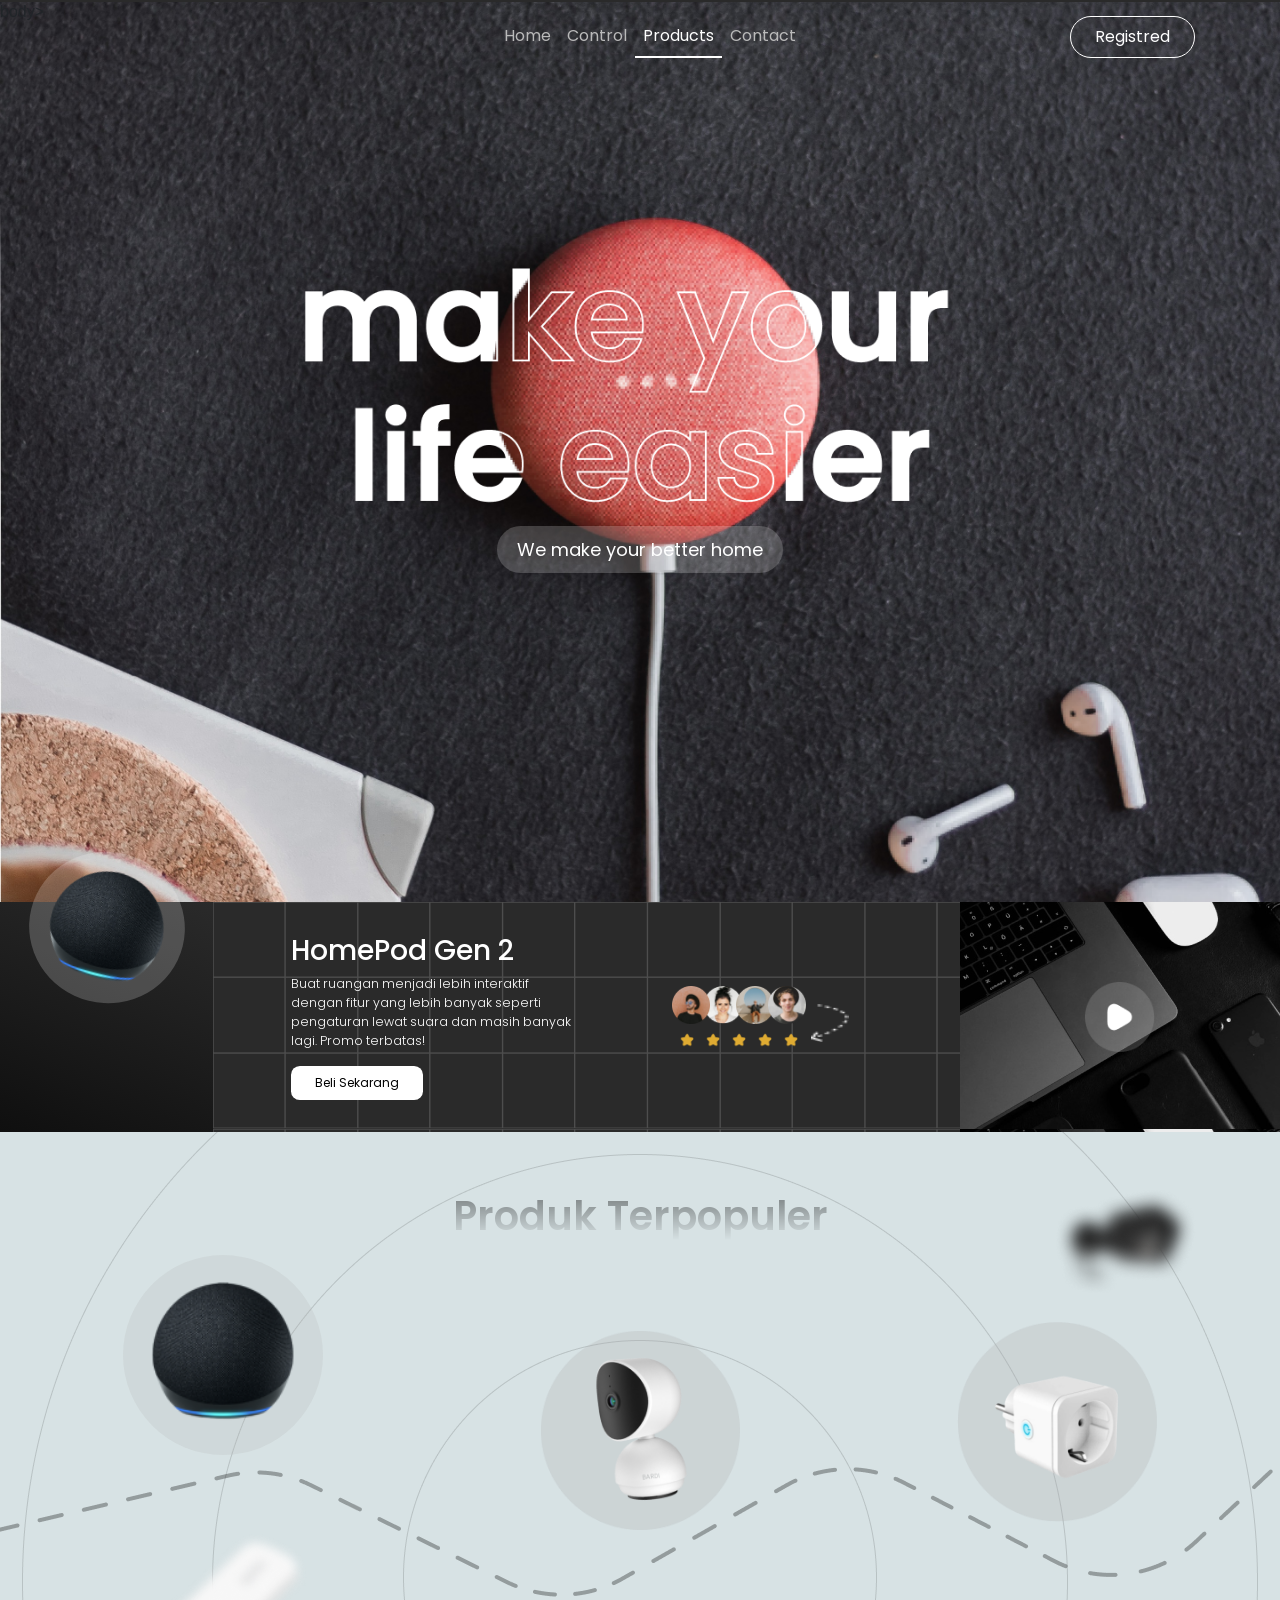
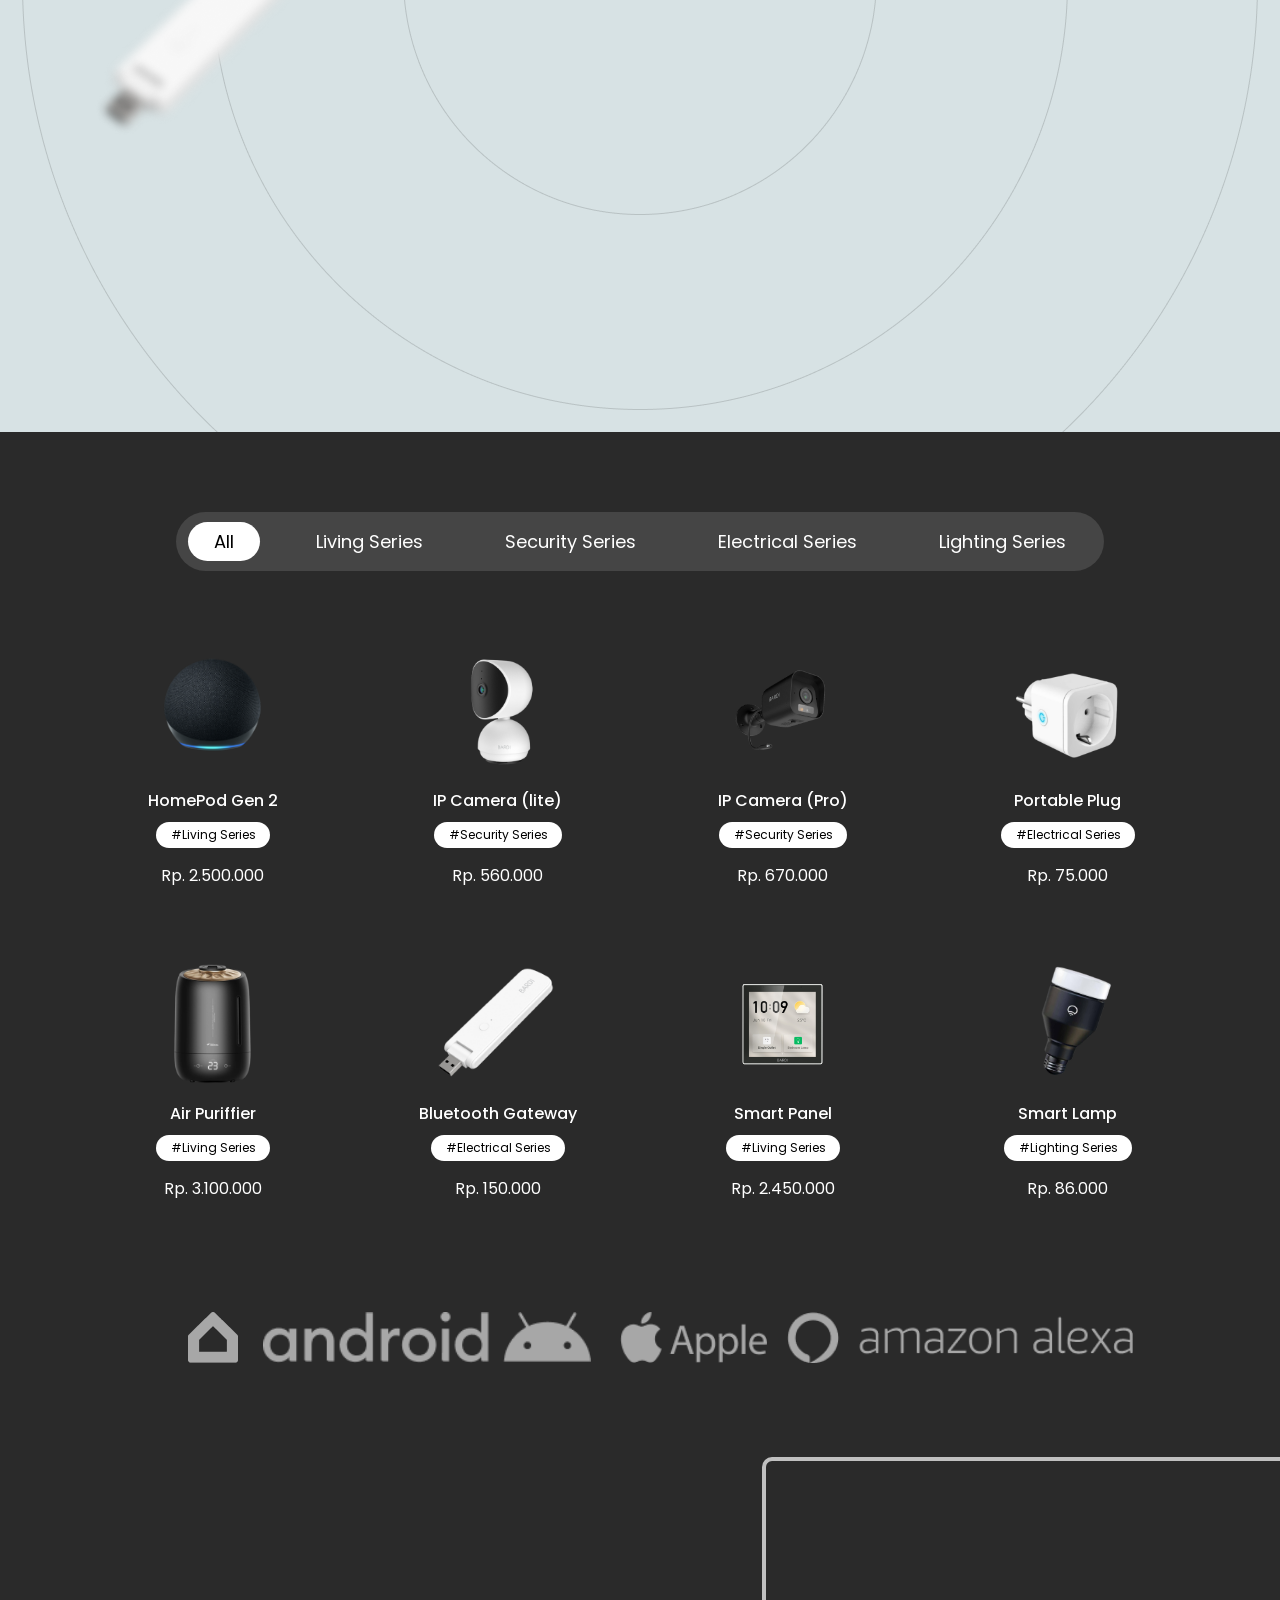
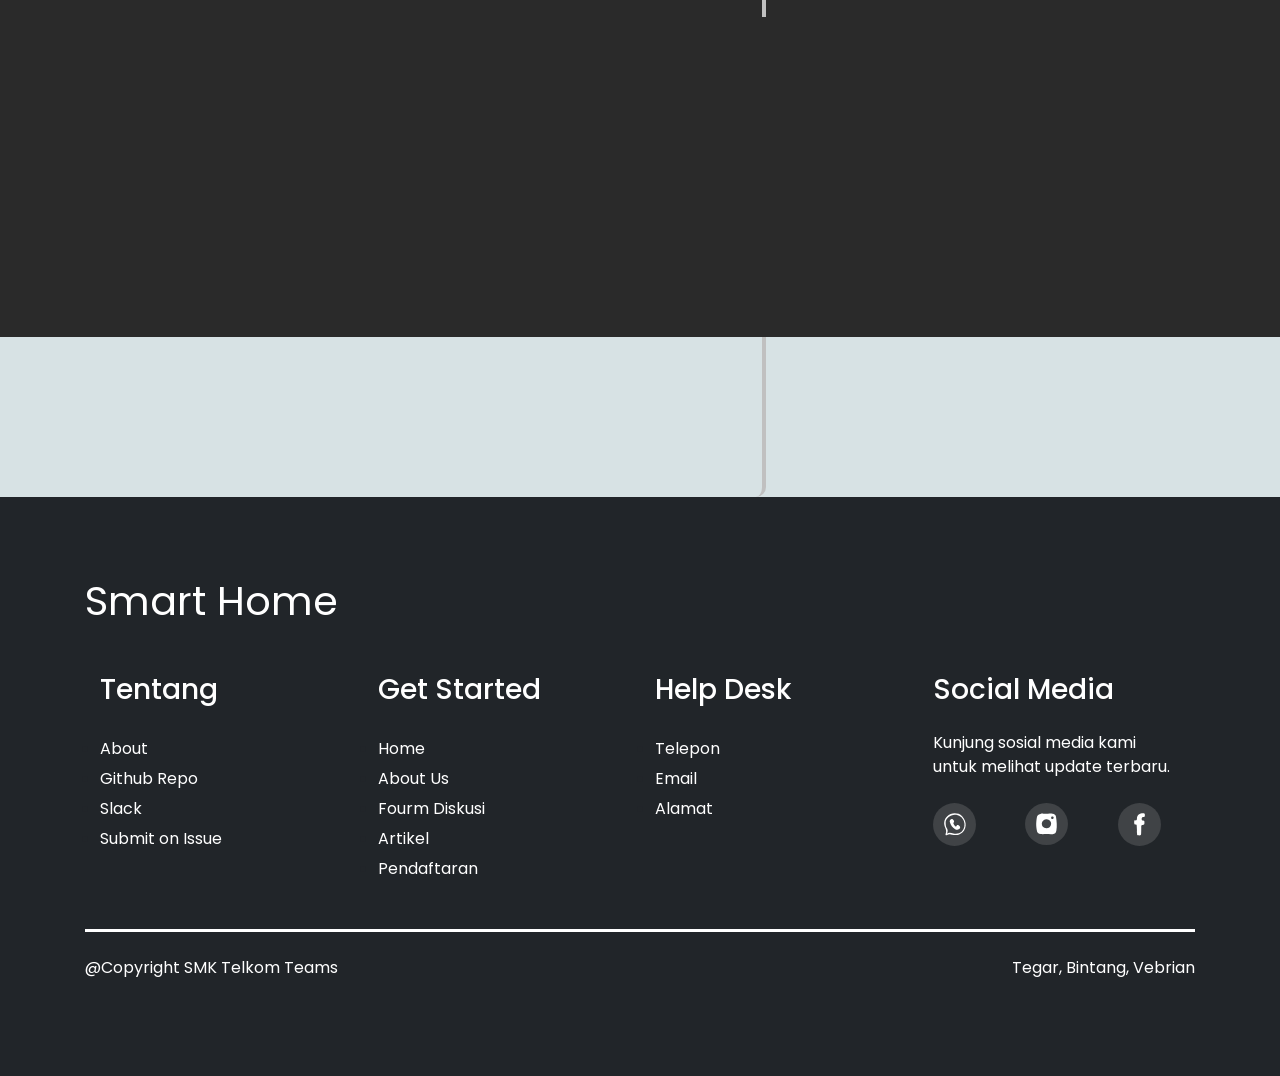
<file: pages/products.html>
<!DOCTYPE html>
<html lang="en">

<head>
    <meta charset="UTF-8" />
    <meta name="viewport" content="width=device-width, initial-scale=1.0" />
    <link rel="stylesheet" href="../components/style/header.css?" />
    <link rel="stylesheet" href="../assets/style/product.css?" />
    <link rel="stylesheet" href="../components/style/footer.css?" />
    <link rel="stylesheet" href="https://cdn.jsdelivr.net/npm/bootstrap@4.6.2/dist/css/bootstrap.min.css" integrity="sha384-xOolHFLEh07PJGoPkLv1IbcEPTNtaed2xpHsD9ESMhqIYd0nLMwNLD69Npy4HI+N" crossorigin="anonymous">
    <link href="https://unpkg.com/aos@2.3.1/dist/aos.css" rel="stylesheet" />
    <title>Products | SmartLife</title>
</head>

body>
    <!-- Header -->
    <nav class="navbar navbar-expand-lg navbar-fixed-top fixed-top py-3" id="navbar">
        <div class="container" id="">
            <a href="." class="navbar-brand" data-aos="fade-down" data-aos-offset="300" data-aos-delay="0" data-aos-easing="ease-in-sine" data-aos-duration="800">Smart Home</a>
            <button class="navbar-toggler" type="button" data-toggle="collapse" data-target="#navbarMobile" aria-controls="navbarNav" aria-expanded="false" aria-label="Toggle navigation">
                <span class="navbar-toggler-icon"></span>
            </button>
            <div class="collapse navbar-collapse" id="navbarMobile">
                <ul class="navbar-nav gap-3 mx-auto" id="gap">
                    <li class="nav-item"><a href="../pages/home.html" class="nav-link" data-aos="fade-down" data-aos-offset="300" data-aos-delay="50" data-aos-easing="ease-in-sine" data-aos-duration="800">Home</a></li>
                    <li class="nav-item"><a href="../pages/control.html" class="nav-link" data-aos="fade-down" data-aos-offset="300" data-aos-delay="100" data-aos-easing="ease-in-sine" data-aos-duration="800">Control</a></li>
                    <li class="nav-item"><a href="../pages/products.html" class="nav-link  nav-active" data-aos="fade-down" data-aos-offset="300" data-aos-delay="150" data-aos-easing="ease-in-sine" data-aos-duration="800">Products</a></li>
                    <li class="nav-item"><a href="../pages/contact.html" class="nav-link nav-contact" data-aos="fade-down" data-aos-offset="300" data-aos-delay="200" data-aos-easing="ease-in-sine" data-aos-duration="800">Contact</a></li>
                </ul>
                <ul class="navbar-nav gap-3">
                    <li class="nav-item" id="register"><a href="#" class="btn rounded-pill fw-medium px-4 py-2 signup shadow-none" id="signup" data-aos="fade-down" data-aos-offset="300" data-aos-delay="250" data-aos-easing="ease-in-sine" data-aos-duration="800">Registred</a></li>
                </ul>
            </div>
        </div>
    </nav>

    <!-- content -->
    <div class="page-content page-product">
        <section class="section1" id="baris-section1">
             <div class="container">
                <h1></h1>
                 <div class="text-section1 ">
                     <p class="">We make your better home</p>
                 </div>
             </div>
        </section>

        <section class="section2" id="baris-section2">
             <div class="container-fluid">
                 <div class="row">
                     <div class="background-kiri col-md-2 d-flex justify-content-center">
                         <div class="img-lampu">
                             <img src="../assets/images/image 1_thumbnail 1.png" alt="">
                         </div>
                     </div>

                     <div class="background-tengah col-md-7 ">
                         <div class="row column-tengah">
                             <div class="col-md-5 text-left">
                                 <h1 class="">HomePod Gen 2</h1>
                                 <p>Buat ruangan menjadi lebih interaktif dengan fitur
                                     yang lebih banyak seperti pengaturan lewat suara
                                     dan masih banyak lagi. Promo terbatas!</p>
                                 <a href="#" class="btn btn-primary px-md-4 pt-md-2 pb-md-2">Beli Sekarang</a>
                             </div>
                             <div class="col-md-5 profile-kanan">
                                 <div class="profile-picture">
                                     <div class="img d-flex justify-content-center">
                                         <img src="../assets/images/product-pic-man.png" alt="">
                                         <img src="../assets/images/img-slide (2).png" alt="">
                                         <img src="../assets/images/product-pic-man2.png" alt="">
                                         <img src="../assets/images/img-slide (3).png" alt="">
                                     </div>
                                     <div class="tanda-panah">
                                         <img src="../assets/images/product-tandapanah.png" alt="">
                                     </div>
                                     <div class="bintang d-flex justify-content-center mt-md-2">
                                         <img src="../assets/images/product-bintang.png" alt="">
                                         <img src="../assets/images/product-bintang.png" alt="">
                                         <img src="../assets/images/product-bintang.png" alt="">
                                         <img src="../assets/images/product-bintang.png" alt="">
                                         <img src="../assets/images/product-bintang.png" alt="">
                                     </div>
                                 </div>
                             </div>
                         </div>

                     </div>
                     <div class="background-kanan col-md-3">
                         <img src="../assets/images/product-tombol-play.png" alt="">
                     </div>
                 </div>
             </div>
        </section>

        <section class="section3" id="baris-section3">
             <div class="container-fluid">
                 <h1 class="text-center">Produk Terpopuler</h1>
                 <div class="img-tengah">
                     <img src="../assets/images/image 1_thumbnail 1.png" alt="" srcset="">
                     <img src="../assets/images/product-items-1.png" alt="" srcset="">
                     <img src="../assets/images/product-items-2.png" alt="" srcset="">
                 </div>
                 <div class="img-blur">
                     <img src="../assets/images/product-perspective.png" alt="">
                     <img src="../assets/images/product-bluetooth.png" alt="">
                 </div>
             </div>
        </section>

        <section class="section4" id="baris-section4">
             <div class="container">
                 <div class="button-control-items">
                     <div class="nav-category">
                         <button class="nav-sec4 nav-active all-filter">All</button>
                         <button class="nav-sec4 living-filter">Living Series</button>
                         <button class="nav-sec4 security-filter">Security Series</button>
                         <button class="nav-sec4 electrical-filter">Electrical Series</button>
                         <button class="nav-sec4 lighting-filter">Lighting Series</button>
                     </div>
                 </div>
                 <div class="content-button">
                     <div class="row">
                         <div class="items col-md-3 living-item">
                             <div class="card">
                                 <div class="img-box">
                                     <img src="../assets/images/image 1_thumbnail 1.png" class="img-fluid" alt="...">
                                 </div>
                                 <div class="card-body">
                                     <h3 class="card-title">HomePod Gen 2</h3>
                                     <p class="card-text">#Living Series</p>
                                     <p class="card-harga">Rp. 2.500.000</p>
                                 </div>
                             </div>
                         </div>
                         <div class="items col-md-3 security-item">
                             <div class="card">
                                 <div class="img-box">
                                     <img src="../assets/images/proitems/Indoor-PTZ-Lite-Version 1.png" class="img-fluid" alt="...">
                                 </div>
                                 <div class="card-body">
                                     <h3 class="card-title">IP Camera (lite)</h3>
                                     <p class="card-text">#Security Series</p>
                                     <p class="card-harga">Rp. 560.000</p>
                                 </div>
                             </div>
                         </div>
                         <div class="items col-md-3 security-item ">
                             <div class="card">
                                 <div class="img-box">
                                     <img src="../assets/images/proitems/Perspective-1-BARDI 1.png" class="img-fluid" alt="...">
                                 </div>
                                 <div class="card-body">
                                     <h3 class="card-title">IP Camera (Pro)</h3>
                                     <p class="card-text">#Security Series</p>
                                     <p class="card-harga">Rp. 670.000</p>
                                 </div>
                             </div>
                         </div>
                         <div class="items col-md-3 electrical-item ">
                             <div class="card">
                                 <div class="img-box">
                                     <img src="../assets/images/proitems/Smart-Plug-BLE-Wi-Fi-Version 1.png" class="img-fluid" alt="...">
                                 </div>
                                 <div class="card-body">
                                     <h3 class="card-title">Portable Plug</h3>
                                     <p class="card-text">#Electrical Series</p>
                                     <p class="card-harga">Rp. 75.000</p>
                                 </div>
                             </div>
                         </div>
                         <div class="items col-md-3 living-item">
                             <div class="card">
                                 <div class="img-box">
                                     <img src="../assets/images/proitems/image 8.png" class="puriffer" alt="...">
                                 </div>
                                 <div class="card-body">
                                     <h3 class="card-title">Air Puriffier</h3>
                                     <p class="card-text">#Living Series</p>
                                     <p class="card-harga">Rp. 3.100.000</p>
                                 </div>
                             </div>
                         </div>
                         <div class="items col-md-3 electrical-item">
                             <div class="card">
                                 <div class="img-box">
                                     <img src="../assets/images/proitems/Bluetooth-Gateway-2 1.png" class="img-fluid" alt="...">
                                 </div>
                                 <div class="card-body">
                                     <h3 class="card-title">Bluetooth Gateway</h3>
                                     <p class="card-text">#Electrical Series</p>
                                     <p class="card-harga">Rp. 150.000</p>
                                 </div>
                             </div>
                         </div>
                         <div class="items col-md-3 living-item">
                             <div class="card">
                                 <div class="img-box">

                                     <img src="../assets/images/proitems/Control-Panel-4-inch 1.png" class="img-fluid" alt="...">
                                 </div>
                                 <div class="card-body">
                                     <h3 class="card-title">Smart Panel</h3>
                                     <p class="card-text">#Living Series</p>
                                     <p class="card-harga">Rp. 2.450.000</p>
                                 </div>
                             </div>
                         </div>
                         <div class="items col-md-3 lighting-item">
                             <div class="card">
                                 <div class="img-box">

                                     <img src="../assets/images/proitems/image 9.png" class="lampp" alt="...">
                                 </div>
                                 <div class="card-body">
                                     <h3 class="card-title">Smart Lamp</h3>
                                     <p class="card-text">#Lighting Series</p>
                                     <p class="card-harga">Rp. 86.000</p>
                                 </div>
                             </div>
                         </div>
                     </div>
                 </div>
             </div>
        </section>

        <section class="section5 brand">
             <div class="container-fluid">
                 <div class="row justify-content-center">
                     <div class="col-lg-1 d-flex justify-content-center">
                         <img src="../assets/images/sponsor (3).png" alt="">
                     </div>
                     <div class="col-lg-3 d-flex justify-content-center">
                         <img src="../assets/images/sponsor (4).png" alt="">
                     </div>
                     <div class="col-lg-2 d-flex justify-content-center">
                         <img src="../assets/images/sponsor (1).png" alt="">
                     </div>
                     <div class="col-lg-3 d-flex justify-content-center">
                         <img src="../assets/images/sponsor (2).png" alt="">
                     </div>
                 </div>
             </div>
        </section>

        <section class="section6">
             <div class="container-fluid p-0">
                 <div class="content-sec6 overflow-hidden">
                     <div class="row">
                         <div class="col-lg-7 p-0">
                             <div class="row">
                                 <div class="column-kiri d-flex justify-content-center align-items-center" data-aos="fade-zoom-in" data-aos-duration="600">
                                     <div class="search ">
                                         <div class="input-group">
                                             <input type="search" class="form-control" id="search" data-aos="fade-up" data-aos-duration="1000">
                                             <!-- <button class="btn " type="button" id="button-addon2"><span><img src="../assets/images/pesawat-kertas.png" alt="pesawat" class="img-fluid"></span></button> -->
                                         </div>
                                     </div>
                                 </div>
                                 <div class="col-lg-12 border-silver-bawah"></div>
                             </div>
                         </div>
                         <div class="col-lg-5">
                             <div class="row">
                                 <div class="col-lg-12 border-silver-atas"></div>
                                 <div class="col-lg-12 column-kanan d-flex justify-content-center" data-aos="fade-zoom-in" data-aos-duration="600">
                                     <div class="row ml-5">
                                         <div class="col-lg-12 mt-5" data-aos="fade-left" data-aos-duration="1000">
                                             <p class="title">Tulis pertanyaan, costumer <br>
                                                 service kami siap menjawab <br>
                                                 keraguan anda <br>
                                             </p>
                                         </div>
                                         <div class="col-lg-12" data-aos="fade-left" data-aos-duration="1000">
                                             <p class="text-secondary">
                                                 << Tekan untuk mengirim pesan </p>
                                         </div>
                                     </div>
                                 </div>
                                 <div class="col-lg-12 bg-bawah"></div>
                             </div>
                             <div class="pesawat" data-aos="fade-zoom-in" data-aos-duration="1000">
                                 <img src="../assets/images/pesawat-kertas.png" alt="pesawat" class="img-fluid">
                             </div>
                         </div>
                     </div>
                 </div>
             </div>
        </section>

        <!-- Footer -->
        <section class="footer" id="footer">
            <div class="container">
              <div class="content">
                <div class="title-footer">
                  <h1>Smart Home</h1>
                </div>
                <div class="list-content mt-5">
                  <div class="row p-0 m-0 pb-5 content-row">
                    <div class="col-lg-3 tentang">
                      <div class="title-list-content">
                        <h1>Tentang</h1>
                      </div>
                      <div class="content-footer">
                        <ul class="m-0 p-0 mt-4">
                          <li><a href="#">About</a></li>
                          <li><a href="#">Github Repo</a></li>
                          <li><a href="#">Slack</a></li>
                          <li><a href="#">Submit on Issue</a></li>
                        </ul>
                      </div>
                    </div>
                    <div class="col-lg-3 getting">
                      <div class="title-list-content">
                        <h1>Get Started</h1>
                      </div>
                      <div class="content-footer">
                        <ul class="m-0 p-0 mt-4">
                          <li><a href="#">Home</a></li>
                          <li><a href="#">About Us</a></li>
                          <li><a href="#">Fourm Diskusi</a></li>
                          <li><a href="#">Artikel</a></li>
                          <li><a href="#">Pendaftaran</a></li>
                        </ul>
                      </div>
                    </div>
                    <div class="col-lg-3 help">
                      <div class="title-list-content">
                        <h1>Help Desk</h1>
                      </div>
                      <div class="content-footer">
                        <ul class="m-0 p-0 mt-4">
                          <li><a href="#">Telepon</a></li>
                          <li><a href="#">Email</a></li>
                          <li><a href="#">Alamat</a></li>
                        </ul>
                      </div>
                    </div>
                    <div class="col-lg-3 sosmed">
                      <div class="title-list-content">
                        <h1>Social Media</h1>
                      </div>
                      <div class="content-footer">
                        <p class="subtitle-sosmed text-white m-0 p-0 mt-4"> Kunjung sosial media kami untuk melihat update terbaru. </p>
                        <div class="icon-sosmed m-0 p-0 mt-4">
                          <div class="row">
                            <div class="col-lg-4 col-3">
                              <img src="../assets/images/Whatsapp.svg" alt="" class="img-fluid" />
                            </div>
                            <div class="col-lg-4 col-3">
                              <img src="../assets/images/Instagram.svg" alt="" class="img-fluid" />
                            </div>
                            <div class="col-lg-4 col-3">
                              <img src="../assets/images/Facebook.svg" alt="" class="img-fluid" />
                            </div>
                          </div>
                        </div>
                      </div>
                    </div>
                  </div>
                  <div class="copyright-website p-0 m-0 mt-4">
                    <div class="row">
                      <div class="col-6 d-flex justify-content-start">
                        <p class="pemilik text-white">@Copyright SMK Telkom Teams</p>
                      </div>
                      <div class="col-6 d-flex justify-content-end">
                        <p class="author text-white">Tegar, Bintang, Vebrian</p>
                      </div>
                    </div>
                  </div>
                </div>
              </div>
            </div>
        </section>
    </div>

             <script src="https://unpkg.com/aos@2.3.1/dist/aos.js"></script>
             <script src="https://cdn.jsdelivr.net/npm/jquery@3.5.1/dist/jquery.slim.min.js" integrity="sha384-DfXdz2htPH0lsSSs5nCTpuj/zy4C+OGpamoFVy38MVBnE+IbbVYUew+OrCXaRkfj" crossorigin="anonymous">
             </script>
             <script src="https://cdn.jsdelivr.net/npm/bootstrap@4.6.2/dist/js/bootstrap.bundle.min.js" integrity="sha384-Fy6S3B9q64WdZWQUiU+q4/2Lc9npb8tCaSX9FK7E8HnRr0Jz8D6OP9dO5Vg3Q9ct" crossorigin="anonymous">
             </script>
             <script src="../components/javascript/header.js"></script>
             <script src="../assets/script/product.js?v=<?php echo time(); ?>"></script>
             <script>
                 AOS.init();
             </script>
 </body>

 </html>
</file>
<file: components/style/header.css>
@import url("https://fonts.googleapis.com/css2?family=Poppins:wght@200;300;400;500;600;700;800&display=swap");

* {
  padding: 0;
  margin: 0;
  box-sizing: border-box;
  font-family: "Poppins", sans-serif;
}

html {
  scroll-behavior: smooth;
}

html::-ms-overflow-style {
  scroll-behavior: smooth;
  scrollbar-width: none; /* Firefox */
}

html::-webkit-scrollbar {
  display: none;
}

:root {
  /* color font */
  --color-white: #ffffff;
  --color-white2: #bababa;
  --color-white3: #cdcdcd;
  --color-white4: #adadad38;
  --color-black: #000000;

  /* background */
  --bg-white: #d7e2e4;
  --bg-grey: #cfd7d9;
  --bg-dark: #1e1e1e;
  --bg-dark2: #3e3e3e;
  --bg-dark3: #5c605a;
  --bg-dark4: #dedede;
  --bg-input: #dcdde1;

  --bg-navbar: #f0f0f0;

  /* font size */
  --px-10: 10px;
  --px-12: 12px;
  --px-14: 14px;
  --px-16: 16px;
  --px-18: 18px;
  --px-20: 20px;
  --px-22: 22px;
  --px-24: 24px;
  --px-28: 28px;
  --px-30: 30px;
  --px-36: 36px;
  --px-46: 46px;

  /* font weight */
  --weight-300: 200;
  --weight-300: 300;
  --weight-400: 400;
  --weight-500: 500;
  --weight-600: 600;
}

/* Navbar */

.navbar {
  background-color: transparent;
}

.navbar .container .navbar-brand {
  opacity: 0 !important;
}

.navbar .container a {
  color: var(--color-white2);
}

.navbar .container .navbar-brand {
  opacity: 0%;
}

.navbar .container .collapse .navbar-nav .nav-active {
  font-weight: 400;
  border-bottom: 2px solid var(--color-white);
  color: var(--color-white);
}

.navbar .container .collapse .navbar-nav .nav-item a:hover {
  color: var(--color-white);
}

.navbar .container .collapse .navbar-nav .nav-item .signup {
  color: var(--color-white);
  background-color: transparent;
  border-color: var(--color-white);
}

.navbar .container .collapse .navbar-nav .nav-item .signup:hover {
  color: var(--color-black);
  background-color: var(--color-white);
  border-color: var(--color-white);
}

.sticky {
  background-color: rgba(255, 255, 255, 0.2);
  backdrop-filter: blur(8px);
}

.sticky .container a,
.sticky .container .navbar-brand {
  color: var(--color-black);
  opacity: 1 !important;
}

.sticky .container .navbar-brand {
  opacity: 100%;
  height: 50px;
  color: var(--color-black);
}

.sticky .container .collapse .navbar-nav .nav-home {
  font-weight: 400;
  border-bottom: 2px solid var(--color-black);
  color: var(--color-black);
}

.sticky .container .collapse .navbar-nav .nav-item .signup {
  color: var(--color-black);
  background-color: transparent;
  border-color: var(--color-black);
}

.sticky .container .collapse .navbar-nav .nav-item .signup:hover {
  color: var(--color-white);
  background-color: var(--color-black);
  border-color: var(--color-black);
}

@media only screen and (max-width: 992px) {
  .navbar {
    background-color: var(--bg-navbar);
  }

  .navbar .container .navbar-brand {
    opacity: 100% !important;
    color: var(--color-black);
  }

  .navbar .container .collapse .navbar-nav .nav-home {
    font-weight: 400;
    border-bottom: 2px solid var(--color-black);
    color: var(--color-black);
    width: max-content;
  }

  #navbarMobile {
    background-color: #f0f0f0;
    margin-top: 28px;
  }

  .navbar .container .collapse .navbar-nav .nav-item a {
    color: #000000a3 !important;
  }

  .navbar .container .collapse .navbar-nav .nav-item a:hover {
    color: black !important;
  }

  #register {
    display: flex;
    justify-content: end;
    padding-bottom: 10px !important;
  }

  .navbar .container .collapse .navbar-nav .nav-item .signup {
    color: var(--color-black);
    background-color: transparent;
    border-color: var(--color-black);
    transition: 0.5s ease-in-out;
  }

  .navbar .container .collapse .navbar-nav .nav-item .signup:hover {
    color: var(--bg-white) !important;
    background-color: var(--color-black);
    border-color: var(--color-black);
  }

  #gap {
    gap: 2px !important;
  }
}
</file>
<file: assets/style/product.css>
@import url("https://fonts.googleapis.com/css2?family=Poppins:wght@200;300;400;500;600;700;800&display=swap");

* {
  padding: 0;
  margin: 0;
  box-sizing: border-box;
  font-family: "Poppins", sans-serif;
}

body {
  background-color: #2a2a2a !important;
}

.navbar .container .collapse .navbar-nav .nav-active {
  font-weight: 400;
  border-bottom: 2px solid var(--color-white);
  color: var(--color-white);
}

@media screen and (min-width: 1200px) {
  /* section1 */
  .page-product .section1 {
    background-image: url(../images/product-backgorund-section1.png);
    background-repeat: no-repeat;
    background-position: center;
    background-size: cover;
    height: 100vh;
    margin-top: -22px;
    display: flex;
    justify-content: center;
    align-items: center;
  }

  .page-product .section1 .container {
    display: flex;
    justify-content: center;
  }

  .page-product .section1 .container .text-section1 {
    width: max-content;
    height: max-content;
    background-color: rgba(255, 255, 255, 0.2);
    padding: 10px 20px 10px 20px;
    border-radius: 34px;
    margin-top: 194px;
  }

  .page-product .section1 .container .text-section1 p {
    color: white;
    font-size: 18px;
    font-weight: normal;
    margin: 0px !important;
  }

  /* section2 */
  .page-product .section2 .container-fluid .row .background-kiri {
    height: 230px;
    background: linear-gradient(23deg, #0f0f0f, #2a2a2a);
  }

  .page-product .section2 .container-fluid .row .background-kiri .img-lampu {
    background-color: rgba(255, 255, 255, 0.2);
    width: max-content;
    height: max-content;
    border-radius: 100%;
    padding: 10px 10px 0px 10px;
    transform: rotate(14deg);
    position: absolute;
    top: -50px;
  }

  .page-product .section2 .container-fluid .row .background-tengah {
    background-image: url(../images/product-bg-multi-persegi.png);
    background-color: #2a2a2a;
  }

  .page-product .section2 .container-fluid .row .background-tengah .column-tengah {
    display: flex;
    justify-content: center;
    align-items: center;
    height: 100%;
  }

  .page-product .section2 .container-fluid .row .background-tengah .text-left h1 {
    font-size: 28px;
    color: white;
    font-weight: medium;
  }

  .page-product .section2 .container-fluid .row .background-tengah .text-left p {
    font-size: 12.5px;
    color: white;
    font-weight: 300;
  }

  .page-product .section2 .container-fluid .row .background-tengah .text-left .btn-primary {
    background-color: white;
    border: none;
    color: black;
    border-radius: 8.85px;
    font-weight: medium;
    font-size: 12px;
  }

  .page-product .section2 .container-fluid .row .background-tengah .profile-kanan .profile-picture img {
    width: 38px;
    height: 38px;
    margin-left: -6px;
  }

  .page-product .section2 .container-fluid .row .background-tengah .profile-kanan .profile-picture img:nth-child(1) {
    z-index: 1;
  }

  .page-product .section2 .container-fluid .row .background-tengah .profile-kanan .profile-picture .tanda-panah {
    position: absolute;
    left: 18vw;
    top: 18px;
  }

  .page-product .section2 .container-fluid .row .background-tengah .profile-kanan .profile-picture .bintang {
    gap: 16px;
  }

  .page-product .section2 .container-fluid .row .background-tengah .profile-kanan .profile-picture .bintang img {
    width: 16px;
    height: 16px;
  }
  .page-product .section2 .container-fluid .row .background-kanan {
    background-image: url(../images/product-bg-kanan-section2.png);
    display: flex;
    justify-content: center;
    align-items: center;
  }

  .page-product .section2 .container-fluid .row .background-kanan img {
    width: 70px;
    height: 70px;
  }

  /* section3 */
  .section3 {
    height: 100vh;
    background-color: #d7e2e4;
    background-image: url(../images/product-elipse-bg.png);
    background-repeat: no-repeat;
    background-position: center;
    overflow: hidden;
  }

  .section3 .container-fluid {
    height: 100vh;
  }

  .section3 .container-fluid h1 {
    font-weight: 600;
    background: -webkit-linear-gradient(rgba(0, 0, 0, 100%), rgba(255, 255, 255, 0%));
    -webkit-background-clip: text;
    -webkit-text-fill-color: transparent;
    padding-top: 60px;
    font-size: 40px;
  }

  .section3 .container-fluid .img-tengah {
    display: flex;
    justify-content: space-around;
    margin-top: 90px;
  }

  .section3 .container-fluid .img-tengah img {
    width: 200px;
    height: 200px;
  }

  .section3 .container-fluid .img-tengah img:nth-child(1) {
    background-color: rgba(173, 173, 173, 0.2);
    border-radius: 100%;
    padding: 16px 16px 6px 16px;
    margin-top: -75px;
  }

  .section3 .container-fluid .img-tengah img:nth-child(3) {
    margin-top: -8px;
  }

  .section3 .container-fluid .img-blur img:nth-child(1) {
    position: relative;
    top: -400px;
    left: 1010px;
  }

  .section3 .container-fluid .img-blur img:nth-child(2) {
    position: relative;
    top: -6px;
    left: -134px;
  }

  /* section4 */
  .section4 {
    height: max-content;
    padding-bottom: 50px;
  }

  .section4 .container .button-control-items {
    padding-top: 80px;
    display: flex;
    justify-content: center;
    align-items: center;
  }

  .section4 .container .button-control-items .nav-category {
    width: max-content;
    height: max-content;
    display: flex;
    justify-content: center;
    align-items: center;
    gap: 30px;
    background-color: rgba(173, 173, 173, 0.2);
    padding: 10px 12px 10px 12px;
    border-radius: 82px;
  }

  .section4 .container .button-control-items .nav-category button {
    font-size: 18px;
    font-weight: normal;
    color: white;
    text-decoration: none;
    padding: 6px 26px 6px 26px;
    border-radius: 54px;
    background: none;
    outline: none;
    border: none;
  }

  .section4 .container .button-control-items .nav-category .nav-active {
    font-size: 18px;
    font-weight: normal;
    color: black;
    text-decoration: none;
    background-color: white;
    padding: 6px 26px 6px 26px;
    border-radius: 54px;
    transition: 0.5s ease-in-out;
  }

  .section4 .container .content-button {
    margin-top: 80px;
  }

  .section4 .container .content-button .row {
    row-gap: 40px;
  }

  .section4 .container .content-button .row .items {
    height: max-content;
    display: flex;
    justify-content: center;
    align-items: center;
  }

  .section4 .container .content-button .row .items .card {
    width: 100%;
    background: none;
    border: none;
  }

  .section4 .container .content-button .row .items .card .img-box {
    width: 50%;
    height: 120px;
    overflow: hidden;
    display: flex;
    justify-content: center;
    margin-left: auto;
    margin-right: auto;
  }

  .section4 .container .content-button .row .items .card .card-body h3 {
    font-size: 16px;
    color: white;
    text-align: center;
  }

  .section4 .container .content-button .row .items .card .card-body p:first-of-type {
    font-size: 12px;
    color: black;
    background-color: white;
    padding: 4px 14px 4px 15px;
    border-radius: 22px;
    width: max-content;
    margin-right: auto;
    margin-left: auto;
  }

  .section4 .container .content-button .row .items .card .card-body p:last-of-type {
    font-size: 16px;
    color: white;
    text-align: center;
  }

  .section5 {
    height: 200px;
    margin: 0px;
    display: flex;
    justify-content: center;
    align-items: center;
    padding-bottom: 100px;
  }

  .section6 {
    height: max-content;
  }

  .section6 .container-fluid .content-sec6 {
    margin-top: -30px;
  }

  .section6 .container-fluid .title-sec6 {
    margin-left: 90px;
  }

  /* Bagian Kiri */

  .section6 .container-fluid .content-sec6 .col-lg-7 .row .column-kiri {
    width: 100%;
    height: 320px;
    background-image: url(../images/img-sofa.png);
    margin-top: 160px;
  }

  .section6 .container-fluid .content-sec6 .col-lg-7 .row .border-silver-bawah {
    width: 100%;
    height: 160px;
    border-right: 4px solid silver;
    border-bottom-right-radius: 10px;
    margin-left: 2px;
    background-color: #d7e2e4;
  }

  .section6 .container-fluid .content-sec6 .col-lg-7 .row .column-kiri .search {
    width: 80%;
  }

  .section6 .container-fluid .content-sec6 .col-lg-7 .row .column-kiri .search .input-group input {
    border: none;
    background-color: #dcdde1;
    border-radius: 50px;
  }

  .section6 .container-fluid .content-sec6 .col-lg-7 .row .column-kiri .search .input-group .form-control:focus {
    outline: none !important;
    box-shadow: none !important;
  }

  .section6 .container-fluid .content-sec6 .col-lg-7 .row .column-kiri .search .input-group .form-control::placeholder {
    color: #737373;
  }

  /* Bagian Kanan */

  .section6 .container-fluid .content-sec6 .col-lg-5 .row .border-silver-atas {
    width: 100%;
    height: 160px;
    border-left: 4px solid silver;
    border-top: 4px solid silver;
    border-top-left-radius: 10px;
    margin-left: 13px;
    padding: 0px;
  }
  .section6 .container-fluid .content-sec6 .col-lg-5 .row .bg-bawah {
    width: 100%;
    height: 160px;
    background-color: #d7e2e4;
    z-index: -1;
  }

  .section6 .container-fluid .content-sec6 .col-lg-5 .row .column-kanan {
    max-width: 100%;
    height: 320px;
    background-color: #1e1e1e;
    padding: 0px;
    margin-left: 15px;
  }

  .section6 .container-fluid .content-sec6 .col-lg-5 .row .column-kanan .title,
  .section6 .container-fluid .content-sec6 .col-lg-5 .row .column-kanan .text-secondary {
    color: var(--bg-white) !important;
  }

  .section6 .container-fluid .content-sec6 .pesawat {
    position: absolute;
    top: 341px;
    z-index: 999;
    left: -25px;
  }

  .section6 .container-fluid .content-sec6 .pesawat img {
    box-shadow: 0px 0px 30px #d7e2e4;
    border-radius: 54px;
  }
}

@media screen and (max-width: 1200px) {
   .section2, .section3, .section4, .section5, .section6 {
    display: none;
  }
}
</file>
<file: components/style/footer.css>
@import url("https://fonts.googleapis.com/css2?family=Poppins:wght@200;300;400;500;600;700;800&display=swap");

* {
  padding: 0;
  margin: 0;
  box-sizing: border-box;
  font-family: "Poppins", sans-serif;
}

html {
  scroll-behavior: smooth;
}

html::-ms-overflow-style {
  scroll-behavior: smooth;
  scrollbar-width: none; /* Firefox */
}

html::-webkit-scrollbar {
  display: none;
}

:root {
  /* color font */
  --color-white: #ffffff;
  --color-white2: #bababa;
  --color-white3: #cdcdcd;
  --color-white4: #adadad38;
  --color-black: #000000;

  /* background */
  --bg-white: #d7e2e4;
  --bg-grey: #cfd7d9;
  --bg-dark: #1e1e1e;
  --bg-dark2: #3e3e3e;
  --bg-dark3: #5c605a;
  --bg-dark4: #dedede;
  --bg-input: #dcdde1;

  /* font size */
  --px-10: 10px;
  --px-12: 12px;
  --px-14: 14px;
  --px-16: 16px;
  --px-18: 18px;
  --px-20: 20px;
  --px-22: 22px;
  --px-24: 24px;
  --px-28: 28px;
  --px-30: 30px;
  --px-36: 36px;
  --px-46: 46px;

  /* font weight */
  --weight-300: 200;
  --weight-300: 300;
  --weight-400: 400;
  --weight-500: 500;
  --weight-600: 600;
}

/* footer */
.footer {
  background-color: #212529;
}

.footer .content {
  padding: 80px 0px;
}

.footer .container .content .title-footer h1 {
  color: var(--color-white);
  font-size: 40px;
  font-weight: 400;
  margin: 0px;
}

.footer .container .content .list-content .row .col-lg-3 .title-list-content h1 {
  color: var(--color-white);
  font-size: 28px;
  margin: 0px;
}

.footer .container .content .list-content .row .col-lg-3 .content-footer ul li {
  padding-top: 6px;
}

.footer .container .content .list-content .row .col-lg-3 .content-footer ul li a {
  text-decoration: none;
  color: var(--color-white);
}

.footer .container .content .list-content .row .col-lg-3.content-footer p {
  color: var(--color-white);
}

.footer .container .content .list-content .content-row {
  border-bottom: 3px solid var(--color-white);
}

@media only screen and (max-width: 480px) {
  .footer .container .content .title-footer h1 {
    font-size: 32px;
    margin-left: 12px;
  }

  .footer .container .content .list-content .row {
    display: grid;
    grid-template-columns: 1fr 1fr;
    row-gap: 40px;
  }

  .footer .container .content .list-content .row .col-lg-3 .title-list-content h1 {
    color: var(--color-white);
    font-size: 24px;
    margin: 0px;
  }

  .footer .container .content .list-content .row .sosmed .content-footer .icon-sosmed .row {
    display: grid;
    grid-template-columns: repeat(3, max-content);
    gap: 12px;
    place-content: start;
    margin-left: 1px;
  }

  .footer .container .content .list-content .row .sosmed .content-footer .icon-sosmed .row .col-3 {
    width: max-content;
    max-width: max-content;
    flex: 10%;
    padding: 0px;
    margin: 0px;
  }

  .footer .container .content .list-content .row .sosmed .content-footer .icon-sosmed .row .col-3 {
    width: max-content;
    max-width: max-content;
    flex: 10%;
    padding: 0px;
    margin: 0px;
  }

  .footer .container .content .list-content .copyright-website .row {
    display: flex;
  }
}

@media only screen and (min-width: 481px) and (max-width: 576px) {
  .footer .container .content .title-footer h1 {
    font-size: 38px;
    margin-left: 12px;
  }

  .footer .container .content .list-content .row {
    display: grid;
    grid-template-columns: 1fr 1fr;
    row-gap: 40px;
  }

  .footer .container .content .list-content .row .col-lg-3 .title-list-content h1 {
    color: var(--color-white);
    font-size: 28px;
    margin: 0px;
  }

  .footer .container .content .list-content .row .col-lg-3 .content-footer ul li a,
  .footer .container .content .list-content .row .sosmed .content-footer .subtitle-sosmed,
  .footer .container .content .list-content .copyright-website .row .col-6 .pemilik,
  .footer .container .content .list-content .copyright-website .row .col-6 .author {
    font-size: 18px;
  }

  .footer .container .content .list-content .row .sosmed .content-footer .icon-sosmed .row {
    display: grid;
    grid-template-columns: repeat(3, max-content);
    gap: 12px;
    place-content: start;
    margin-left: 1px;
  }

  .footer .container .content .list-content .row .sosmed .content-footer .icon-sosmed .row .col-3 {
    width: max-content;
    max-width: max-content;
    flex: 10%;
    padding: 0px;
    margin: 0px;
  }

  .footer .container .content .list-content .row .sosmed .content-footer .icon-sosmed .row .col-3 {
    width: max-content;
    max-width: max-content;
    flex: 10%;
    padding: 0px;
    margin: 0px;
  }

  .footer .container .content .list-content .copyright-website .row {
    display: flex;
  }
}

@media only screen and (min-width: 577px) and (max-width: 768px) {
  .footer .container .content .title-footer h1 {
    font-size: 44px;
    margin-left: 12px;
  }

  .footer .container .content .list-content .row {
    display: grid;
    grid-template-columns: 1fr 1fr;
    row-gap: 40px;
  }

  .footer .container .content .list-content .row .col-lg-3 .title-list-content h1 {
    color: var(--color-white);
    font-size: 30px;
    margin: 0px;
  }

  .footer .container .content .list-content .row .col-lg-3 .content-footer ul li a,
  .footer .container .content .list-content .row .sosmed .content-footer .subtitle-sosmed,
  .footer .container .content .list-content .copyright-website .row .col-6 .pemilik,
  .footer .container .content .list-content .copyright-website .row .col-6 .author {
    font-size: 20px;
  }

  .footer .container .content .list-content .row .sosmed .content-footer .icon-sosmed .row {
    display: grid;
    grid-template-columns: repeat(3, max-content);
    gap: 12px;
    place-content: start;
    margin-left: 1px;
  }

  .footer .container .content .list-content .row .sosmed .content-footer .icon-sosmed .row .col-3 {
    width: max-content;
    max-width: max-content;
    flex: 10%;
    padding: 0px;
    margin: 0px;
  }

  .footer .container .content .list-content .row .sosmed .content-footer .icon-sosmed .row .col-3 {
    width: max-content;
    max-width: max-content;
    flex: 10%;
    padding: 0px;
    margin: 0px;
  }

  .footer .container .content .list-content .copyright-website .row {
    display: flex;
  }
}

@media only screen and (min-width: 769px) and (max-width: 992px) {
  .footer .container .content .title-footer h1 {
    font-size: 48px;
    margin-left: 12px;
  }

  .footer .container .content .list-content .row {
    display: grid;
    grid-template-columns: 1fr 1fr;
    row-gap: 40px;
  }

  .footer .container .content .list-content .row .col-lg-3 .title-list-content h1 {
    color: var(--color-white);
    font-size: 36px;
    margin: 0px;
  }

  .footer .container .content .list-content .row .col-lg-3 .content-footer ul li a,
  .footer .container .content .list-content .row .sosmed .content-footer .subtitle-sosmed,
  .footer .container .content .list-content .copyright-website .row .col-6 .pemilik,
  .footer .container .content .list-content .copyright-website .row .col-6 .author {
    font-size: 26px;
  }

  .footer .container .content .list-content .row .sosmed .content-footer .icon-sosmed .row {
    display: grid;
    grid-template-columns: repeat(3, max-content);
    gap: 12px;
    place-content: start;
    margin-left: 1px;
  }

  .footer .container .content .list-content .row .sosmed .content-footer .icon-sosmed .row .col-3 {
    width: max-content;
    max-width: max-content;
    flex: 10%;
    padding: 0px;
    margin: 0px;
  }

  .footer .container .content .list-content .row .sosmed .content-footer .icon-sosmed .row .col-lg-4 {
    width: max-content !important;
  }


  .footer .container .content .list-content .copyright-website .row {
    display: flex;
  }
}
</file>
